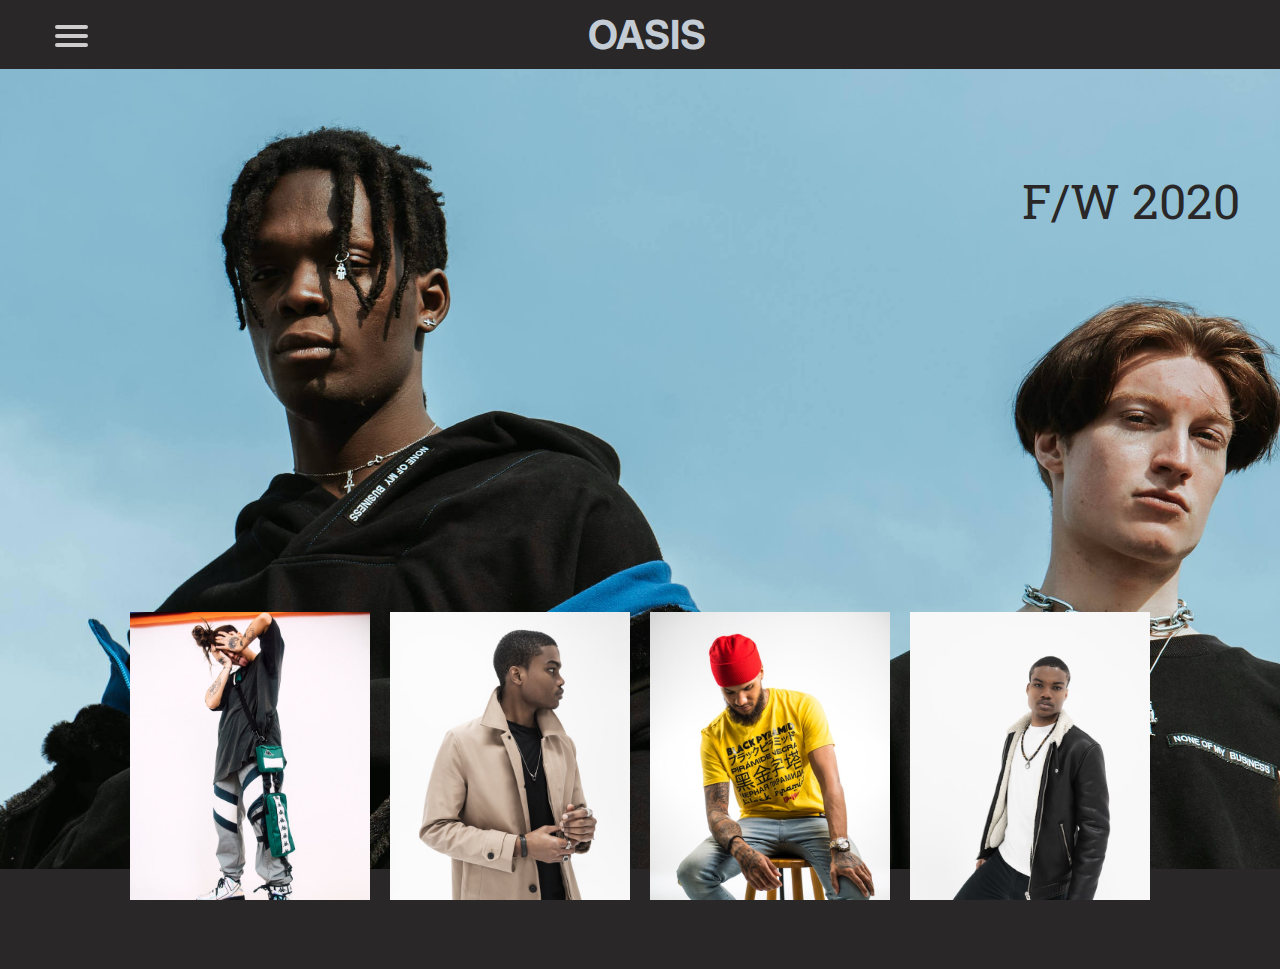
<file: index.html>
<!-- Alastair Odhiambo
Student ID: 145845194 -->
<!DOCTYPE html>
<html>
  <head>
    <meta charset="utf-8" />
    <meta name="viewport" content="width=device-width, initial-scale=1.0" />
    <title>OASIS</title>
    <link rel="stylesheet" href="css/style.css" type="text/css" />
    <link
      rel="stylesheet"
      href="https://use.fontawesome.com/releases/v5.14.0/css/all.css"
      integrity="sha384-HzLeBuhoNPvSl5KYnjx0BT+WB0QEEqLprO+NBkkk5gbc67FTaL7XIGa2w1L0Xbgc"
      crossorigin="anonymous"
    />
    <link
      href="https://fonts.googleapis.com/css2?family=Cormorant&family=Inter&family=Roboto+Slab&display=swap"
      rel="stylesheet"
    />
    <script src="js/script.js"></script>
  </head>

  <body>
    <header>
      <div class="hamburger-menu">
        <nav>
          <div id="menuToggle">
            <input type="checkbox" />
            <span></span>
            <span></span>
            <span></span>
            <ul id="menu">
              <li><a id="women" href="#">Women</a></li>
              <li><a id="men" href="#">Men</a></li>
              <li><a id="about" href="#">About</a></li>
              <li><a id="contact" href="html/contact.html">Contact</a></li>
            </ul>
          </div>
        </nav>
      </div>
      <a href="index.html"><h1 id="main-logo">OASIS</h1></a>

      <div id="user-options">
        <i class="fas fa-shopping-cart"></i>
      </div>
    </header>

    <div id="about-content" hidden>
      <i id="close-about" class="fas fa-times"></i>
      <p>
        OASIS is a collective that looks to help people express themselves by
        wearing our products.
      </p>
    </div>

    <main>
      <section>
        <div id="main-background" class="section-grid">
          <p>F/W 2020</p>
        </div>
        <div id="category-header" hidden><h2>Men</h2></div>
        <div id="content" class="section-grid"></div>
        <footer class="section-grid">
          <div id="email-input">
            <form action="https://formspree.io/xvowywqe" method="POST">
              <label for="subscribe-email">Subcribe to our email list!</label>
              <input
                id="subscribe-email"
                name="email"
                autocomplete="email"
                type="email"
                placeholder="name@example.com"
                required
              />
              <input
                type="submit"
                name="submit"
                value="Subscribe"
                tabindex="5"
              />
            </form>
          </div>
          <div id="footer-content">
            <div id="social-media">
              <a href="https://www.instagram.com/" target="blank"
                ><i class="fab fa-instagram sm-icon"></i
              ></a>
              <a href="https://www.twitter.com/" target="blank"
                ><i class="fab fa-twitter sm-icon"></i
              ></a>
              <a href="https://www.facebook.com/" target="blank"
                ><i class="fab fa-facebook sm-icon"></i
              ></a>
              <a href="https://www.tiktok.com/" target="blank"
                ><i class="fab fa-tiktok sm-icon"></i
              ></a>
            </div>
            <div id="copyright">&copy; 2020 OASIS</div>
          </div>
        </footer>
      </section>
    </main>
  </body>
</html>
</file>
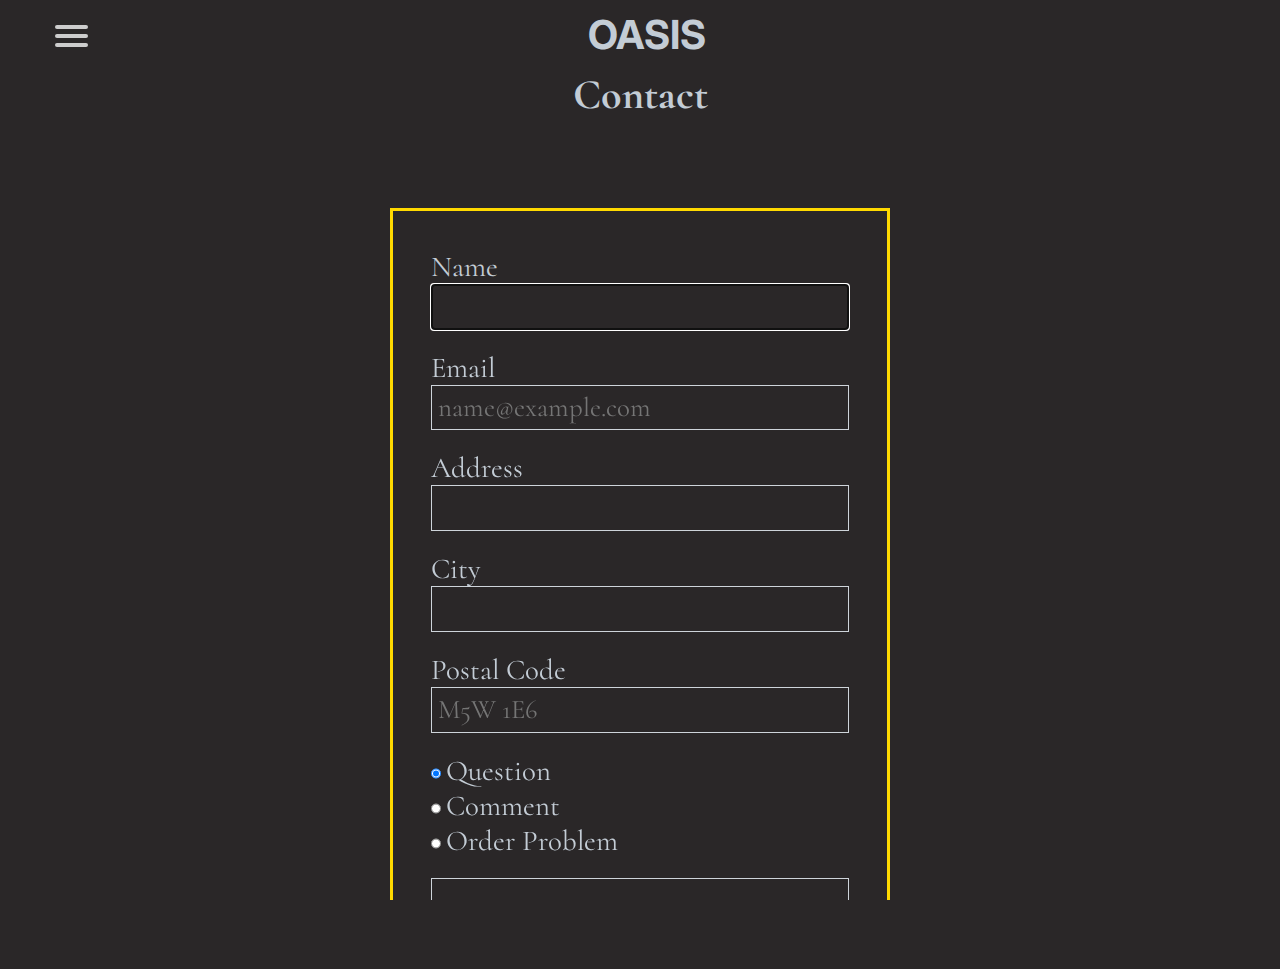
<file: contact.html>
<!-- Alastair Odhiambo
Student ID: 145845194 -->

<!DOCTYPE html>
<html>
  <head>
    <meta charset="utf-8" />
    <meta name="viewport" content="width=device-width, initial-scale=1, shrink-to-fit=no" />
    <title>OASIS</title>
    <link rel="stylesheet" href="/css/style.css" type="text/css"/>
    <link
      rel="stylesheet"
      href="https://use.fontawesome.com/releases/v5.14.0/css/all.css"
      integrity="sha384-HzLeBuhoNPvSl5KYnjx0BT+WB0QEEqLprO+NBkkk5gbc67FTaL7XIGa2w1L0Xbgc"
      crossorigin="anonymous"
    />
    <link
      href="https://fonts.googleapis.com/css2?family=Cormorant&family=Inter&family=Roboto+Slab&display=swap"
      rel="stylesheet"
    />
    <script src="contact.js"></script>
  </head>

  <body>
    <header>
      <div class="hamburger-menu">
        <nav role="navigation">
          <div id="menuToggle">
            <input type="checkbox" />
            <span></span>
            <span></span>
            <span></span>
            <ul id="menu">
              <a id="women" href="#"><li>Women</li></a>
              <a id="men" href="#"><li>Men</li></a>
              <a id="about" href="#"><li>About</li></a>
              <a id="contact" href="contact.html"><li>Contact</li></a>
            </ul>
          </div>
        </nav>
      </div>
      <a href="index.html"><h2 id="main-logo">OASIS</h2></a>

      <div id="user-options">
        <i class="fas fa-shopping-cart"></i>
      </div>
    </header>

    <div id="about-content" hidden>
      <i id="close-about" class="fas fa-times"></i>
      <p>
        OASIS is a collective that looks to help people express themselves by wearing our products.
      </p>
    </div>

    <main>
      <section>
        <div id="contact-content">
          <form id="contact-form" action="https://httpbin.org/post" method="POST">
            <div>
              <label for="contact-user">Name</label>
              <input
                id="contact-user"
                class="form-control"
                name="name"
                type="text"
                autofocus
                autocomplete="name"
                tabindex="1"
                required
              />
            </div>

            <div>
              <label for="contact-email">Email</label>
              <input
                id="contact-email"
                class="form-control"
                name="email"
                autocomplete="email"
                type="email"
                placeholder="name@example.com"
                tabindex="2"
                required
              />
            </div>

            <div>
              <label for="contact-address">Address</label>
              <input
                id="contact-address"
                class="form-control"
                name="address"
                type="text"
                tabindex="3"
                required
              />
            </div>

            <div>
              <label for="contact-city">City</label>
              <input
                list="contact-city-choices"
                id="contact-city"
                class="form-control"
                name="city"
                type="text"
                tabindex="4"
                required
              />
              <datalist id="contact-city-choices">
                <option value="Toronto"></option>
                <option value="Vancouver"></option>
                <option value="Ottawa"></option>
                <option value="Calgary"></option>
                <option value="Winnipeg"></option>
              </datalist>
            </div>

            <div>
              <label for="contact-postalcode">Postal Code</label>
              <input
                id="contact-postalcode"
                class="form-control"
                name="postalcode"
                type="text"
                tabindex="5"
                placeholder="M5W 1E6"
                pattern="[A-Z]\d[A-Z] \d[A-Z]\d$"
                required
              />
            </div>
            <div id="radio-buttons">
              <div>
                <input type="radio" id="" name="choice" value="question" checked tabindex="6" />
                <label for="question">Question</label>
              </div>

              <div>
                <input type="radio" id="comment" name="choice" value="comment" />
                <label for="comment">Comment</label>
              </div>

              <div>
                <input type="radio" id="order-problem" name="choice" value="order-problem" />
                <label for="order-problem">Order Problem</label>
              </div>
            </div>

            <div hidden id="order">
              <label for="contact-orderno">Order #</label>
              <input id="contact-orderno" class="form-control" name="orderno" type="text" />
            </div>

            <textarea
              id="contact-message"
              class="form-control"
              name="message"
              rows="10"
              tabindex="7"
              placeholder="Tell us what your inquiry is..."
              required
            >
            </textarea>

            <div>
              <input
                class="btn btn-primary"
                type="submit"
                name="submit"
                value="Submit"
                tabindex="8"
              />
            </div>

            <input hidden id="contact-alastair" name="alastair" type="text" value="Alastair" />
          </form>
        </div>
        <div id="category-header"><h2>Contact</h2></div>
        <div id="content" class="section-grid"></div>
        <footer class="section-grid">
          <div id="email-input">
            <form action="https://formspree.io/xvowywqe" method="POST">
              <label for="feedback-email">Subcribe to our email list!</label>
              <input
                id="feedback-email"
                name="email"
                autocomplete="email"
                type="email"
                placeholder="name@example.com"
                required
              />
              <input type="submit" name="submit" value="Subscribe" />
            </form>
          </div>
          <div id="footer-content">
            <div id="social-media">
              <a href="https://www.instagram.com/" target="blank"
                ><i class="fab fa-instagram sm-icon"></i
              ></a>
              <a href="https://www.twitter.com/" target="blank"
                ><i class="fab fa-twitter sm-icon"></i
              ></a>
              <a href="https://www.facebook.com/" target="blank"
                ><i class="fab fa-facebook sm-icon"></i
              ></a>
              <a href="https://www.tiktok.com/" target="blank"
                ><i class="fab fa-tiktok sm-icon"></i
              ></a>
            </div>
            <div id="copyright">&copy; 2020 OASIS</div>
          </div>
        </footer>
      </section>
    </main>
  </body>
</html>
</file>
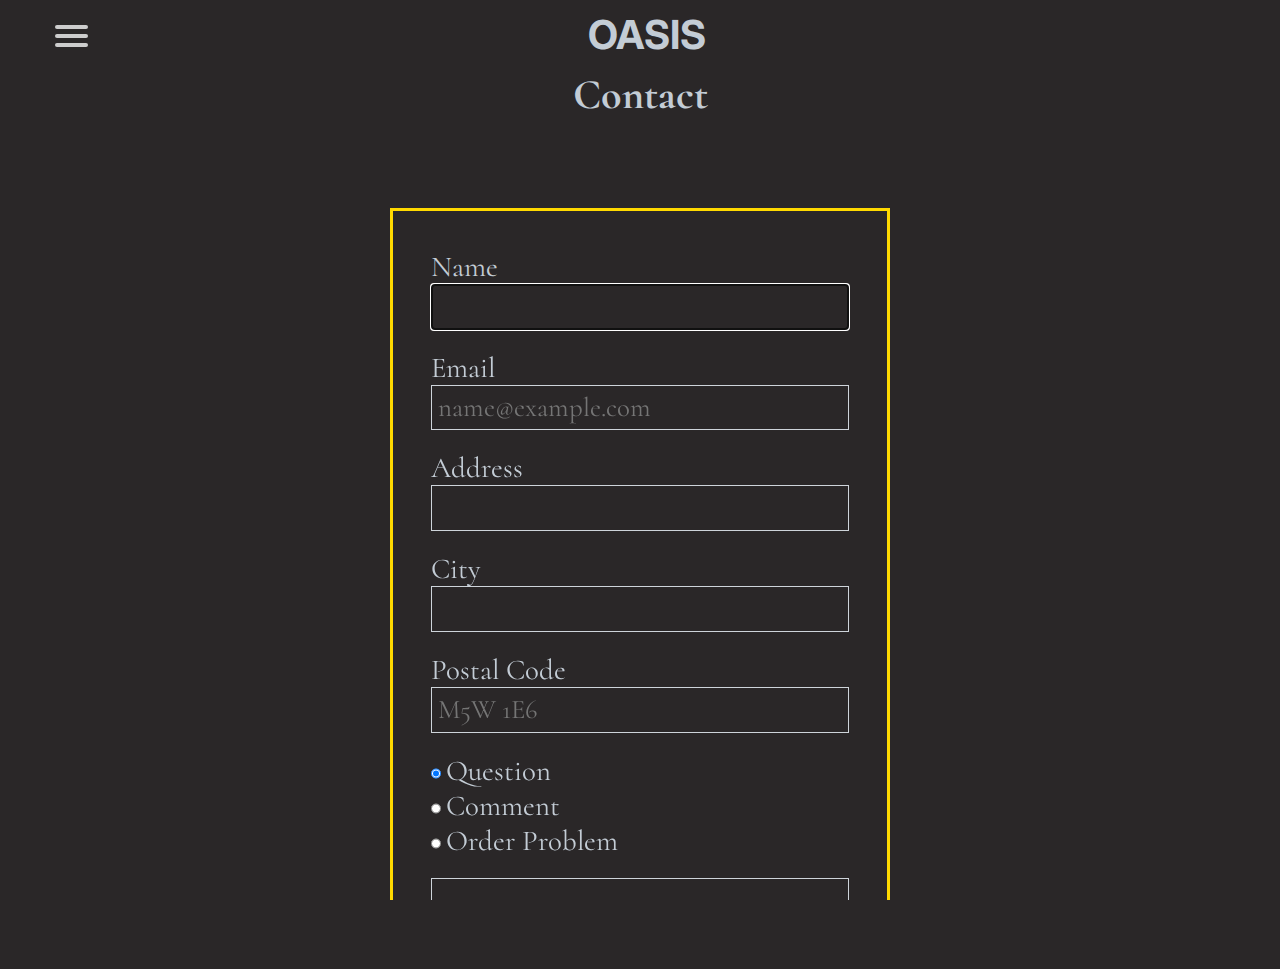
<file: html/contact.html>
<!-- Alastair Odhiambo
Student ID: 145845194 -->

<!DOCTYPE html>
<html>
  <head>
    <meta charset="utf-8" />
    <meta name="viewport" content="width=device-width, initial-scale=1, shrink-to-fit=no" />
    <title>OASIS</title>
    <link rel="stylesheet" href="../css/style.css" type="text/css"/>
    <link
      rel="stylesheet"
      href="https://use.fontawesome.com/releases/v5.14.0/css/all.css"
      integrity="sha384-HzLeBuhoNPvSl5KYnjx0BT+WB0QEEqLprO+NBkkk5gbc67FTaL7XIGa2w1L0Xbgc"
      crossorigin="anonymous"
    />
    <link
      href="https://fonts.googleapis.com/css2?family=Cormorant&family=Inter&family=Roboto+Slab&display=swap"
      rel="stylesheet"
    />
    <script src="../js/contact.js"></script>
  </head>

  <body>
    <header>
      <div class="hamburger-menu">
        <nav>
          <div id="menuToggle">
            <input type="checkbox" />
            <span></span>
            <span></span>
            <span></span>
            <ul id="menu">
              <li><a id="women" href="#">Women</a></li>
              <li><a id="men" href="#">Men</a></li>
              <li><a id="about" href="#">About</a></li>
              <li><a id="contact" href="contact.html">Contact</a></li>
            </ul>
          </div>
        </nav>
      </div>
      <a href="../index.html"><h1 id="main-logo">OASIS</h1></a>

      <div id="user-options">
        <i class="fas fa-shopping-cart"></i>
      </div>
    </header>

    <div id="about-content" hidden>
      <i id="close-about" class="fas fa-times"></i>
      <p>
        OASIS is a collective that looks to help people express themselves by wearing our products.
      </p>
    </div>

    <main>
      <section>
        <div id="contact-content">
          <form id="contact-form" action="https://httpbin.org/post" method="POST">
            <div>
              <label for="contact-user">Name</label>
              <input
                id="contact-user"
                class="form-control"
                name="name"
                type="text"
                autofocus
                autocomplete="name"
                tabindex="1"
                required
              />
            </div>

            <div>
              <label for="contact-email">Email</label>
              <input
                id="contact-email"
                class="form-control"
                name="email"
                autocomplete="email"
                type="email"
                placeholder="name@example.com"
                tabindex="2"
                required
              />
            </div>

            <div>
              <label for="contact-address">Address</label>
              <input
                id="contact-address"
                class="form-control"
                name="address"
                type="text"
                tabindex="3"
                required
              />
            </div>

            <div>
              <label for="contact-city">City</label>
              <input
                list="contact-city-choices"
                id="contact-city"
                class="form-control"
                name="city"
                type="text"
                tabindex="4"
                required
              />
              <datalist id="contact-city-choices">
                <option value="Toronto"></option>
                <option value="Vancouver"></option>
                <option value="Ottawa"></option>
                <option value="Calgary"></option>
                <option value="Winnipeg"></option>
              </datalist>
            </div>

            <div>
              <label for="contact-postalcode">Postal Code</label>
              <input
                id="contact-postalcode"
                class="form-control"
                name="postalcode"
                type="text"
                tabindex="5"
                placeholder="M5W 1E6"
                pattern="[A-Z]\d[A-Z] \d[A-Z]\d$"
                required
              />
            </div>
            <div id="radio-buttons">
              <div>
                <input type="radio" id="question" name="choice" value="question" checked tabindex="6" />
                <label for="question">Question</label>
              </div>

              <div>
                <input type="radio" id="comment" name="choice" value="comment" />
                <label for="comment">Comment</label>
              </div>

              <div>
                <input type="radio" id="order-problem" name="choice" value="order-problem" />
                <label for="order-problem">Order Problem</label>
              </div>
            </div>

            <div hidden id="order">
              <label for="contact-orderno">Order #</label>
              <input id="contact-orderno" class="form-control" name="orderno" type="text" />
            </div>

            <textarea
              id="contact-message"
              class="form-control"
              name="message"
              rows="10"
              tabindex="7"
              placeholder="Tell us what your inquiry is..."
              required
            >
            </textarea>

            <div>
              <input
                class="btn btn-primary"
                type="submit"
                name="submit"
                value="Submit"
                tabindex="8"
              />
            </div>

            <input hidden id="contact-alastair" name="alastair" type="text" value="Alastair" />
          </form>
        </div>
        <div id="category-header"><h2>Contact</h2></div>
        <div id="content" class="section-grid"></div>
        <footer class="section-grid">
          <div id="email-input">
            <form action="https://formspree.io/xvowywqe" method="POST">
              <label for="feedback-email">Subcribe to our email list!</label>
              <input
                id="feedback-email"
                name="email"
                autocomplete="email"
                type="email"
                placeholder="name@example.com"
                required
              />
              <input type="submit" name="submit" value="Subscribe" />
            </form>
          </div>
          <div id="footer-content">
            <div id="social-media">
              <a href="https://www.instagram.com/" target="blank"
                ><i class="fab fa-instagram sm-icon"></i
              ></a>
              <a href="https://www.twitter.com/" target="blank"
                ><i class="fab fa-twitter sm-icon"></i
              ></a>
              <a href="https://www.facebook.com/" target="blank"
                ><i class="fab fa-facebook sm-icon"></i
              ></a>
              <a href="https://www.tiktok.com/" target="blank"
                ><i class="fab fa-tiktok sm-icon"></i
              ></a>
            </div>
            <div id="copyright">&copy; 2020 OASIS</div>
          </div>
        </footer>
      </section>
    </main>
  </body>
</html>
</file>
<file: css/style.css>
/* Alastair Odhiambo*/

* { margin:0; padding:0; box-sizing:border-box;}

html,
body {
  height: 100%;
  overflow: hidden;
  --sky-blue: #c3ccd5;
  --jet: #2a2728;
  --midday-yellow: rgb(255, 217, 0);
}

body {
  background-color: var(--jet);
  margin: 0;
  font-family: 'Cormorant', serif;
}

header {
  padding: 10px 40px;
  display: flex;
  justify-content: space-between;
  color: var(--sky-blue);;
  background-color: var(--jet);
  font-size: 1.1em;
}

#main-logo {
  margin-top: 0;
  margin-bottom: 0;
  font-family: 'Inter', sans-serif;
  font-size: 40px;
}

#search-wrapper input {
  color: var(--midday-yellow);
  background-color: var(--jet);
  padding-left: 10px;
  border: 1px solid var(--sky-blue);;
}

#search-wrapper button {
  color: var(--sky-blue);;
  background-color: var(--jet);
  border: 1px transparent;
}

#user-options {
  padding-top: 10px;
  display: flex;
  justify-content: space-evenly;
}

#user-options > i {
  margin-left: 10px;
  margin-right: 10px;
}

main {
  height: 100%;
  display: flex;
}

main section {
  flex: 1;
  height: 100%;
  background-color: var(--jet);
  margin-right: 0;
  overflow: auto;
  display: grid;
}

#main-background {
  font-family: 'Roboto Slab', serif;
  color: var(--jet);
  height: 800px;
  width: 100%;
  background-image: url(../images/main-background-1.jpg);
  background-size: cover;
  background-repeat: no-repeat;
  position: relative;
  grid-column: 1 / span 2;
  grid-row: 1 / span 3;
}

#main-background p {
  float: right;
  margin-top: 100px;
  margin-right: 40px;
  font-size: 3em;
}

/* Hamburger Menu */
#menuToggle
{
  display: block;
  position: relative;
  top: 15px;
  left: 15px;
  
  z-index: 11;
  
  -webkit-user-select: none;
  user-select: none;
}

#menuToggle a
{
  text-decoration: none;
  color: #232323;
  
  transition: color 0.3s ease;
}

#menuToggle a:hover
{
  color: var(--midday-yellow);
}


#menuToggle input
{
  display: block;
  width: 40px;
  height: 32px;
  position: absolute;
  top: -7px;
  left: -5px;
  
  cursor: pointer;
  
  opacity: 0; /* hide this */
  z-index: 11; /* and place it over the hamburger */
  
  -webkit-touch-callout: none;
}

/*
 * Just a quick hamburger
 */
#menuToggle span
{
  display: block;
  width: 33px;
  height: 4px;
  margin-bottom: 5px;
  position: relative;
  
  background: #cdcdcd;
  border-radius: 3px;
  
  z-index: 10;
  
  transform-origin: 4px 0px;
  
  transition: transform 0.5s cubic-bezier(0.77,0.2,0.05,1.0),
              background 0.5s cubic-bezier(0.77,0.2,0.05,1.0),
              opacity 0.55s ease;
}

#menuToggle span:first-child
{
  transform-origin: 0% 0%;
}

#menuToggle span:nth-last-child(2)
{
  transform-origin: 0% 100%;
}

/* 
 * Transform all the slices of hamburger
 * into a crossmark.
 */
#menuToggle input:checked ~ span
{
  opacity: 1;
  transform: rotate(45deg) translate(-2px, -1px);
  background: var(--jet);
}

/*
 * But let's hide the middle one.
 */
#menuToggle input:checked ~ span:nth-last-child(3)
{
  opacity: 0;
  transform: rotate(0deg) scale(0.2, 0.2);
}

/*
 * Ohyeah and the last one should go the other direction
 */
#menuToggle input:checked ~ span:nth-last-child(2)
{
  transform: rotate(-45deg) translate(0, -1px);
}

/*
 * Make this absolute positioned
 * at the top left of the screen
 */
#menu
{
  z-index: 9;
  position: absolute;
  left: -100px;
  width: 200px;
  margin: -100px 0 0 -50px;
  padding: 50px;
  padding-top: 125px;
  padding-left: 75px;
  
  background: var(--sky-blue);;
  list-style-type: none;
  -webkit-font-smoothing: antialiased;
  /* to stop flickering of text in safari */
  
  transform-origin: 0% 0%;
  transform: translate(-100%, 0);
  
  transition: transform 0.5s cubic-bezier(0.77,0.2,0.05,1.0);
}

#menu li
{
  padding: 10px 0;
  font-size: 22px;
}

/*
 * And let's slide it in from the left
 */
#menuToggle input:checked ~ ul
{
  transform: none;
}

/* --------- */

#category-header {
  grid-column: 1 / span 2;
  grid-row: 1 / span 1;
  z-index: 5;
  text-align: center;
  font-size: 28px;
  color: var(--sky-blue);;
}

#content {
  display: flex;
  flex-wrap: wrap;
  justify-content: center;
  grid-column: 1 / span 2;
  grid-row: 3 / span 3;
  z-index: 5;
  padding-left: 15px;
  padding-right: 15px;
}

.item-card-wrapper {
  padding: 10px;
}

.item-card-image {
  position: relative;
}

.item-card-image p {
  color: #fff;
  font-size: 15px;
  border: 1px transparent;
  padding: 0px 5px;
  border-radius: 2px;
}

.item-card-wrapper:hover p {
  color: var(--midday-yellow);
}

.item-card-wrapper:hover .item-card-price {
  color: var(--midday-yellow);
}

.item-card-category {
  color: var(--sky-blue);;
}

.item-card-price {
  float: right;
  font-size: 14px;
  color: #fff;
}

a {
  text-decoration: none;
  color: var(--sky-blue);;
}

a:hover {
  color: var(--midday-yellow);
}

#side-menu a {
  color: var(--jet);
  font-size: 1.2em;
}

#menu {
  margin-left: 10px;
}

#about-content {
  padding: 15px 40px;
  padding-top: 30px;
  padding-bottom: 40px;
  background-color: var(--midday-yellow);
  font-size: 30px;
  z-index: 600;
  position: fixed;
  left: 160px;
  box-shadow: 5px 5px 5px var(--jet);
}

#about-content i {
  float: left;
}

#about-content p {
  margin-top: 40px;
}

footer {
  height: 300px;
  color: var(--sky-blue);;
  max-width: 1000px;
  margin: 0 auto;
  margin-bottom: 100px;
  margin-top: 200px;
  grid-column: 1 / span 2;
  grid-row: 7 / span 1;
  display: grid;
  justify-content: center;
}

#footer-content {
  flex: 3;
  text-align: center;
  padding-top: 40px;
}

#social-media {
  display: flex;
  justify-content: center;
  min-width: 300px;
}

.sm-icon {
  margin-left: 10px;
  margin-right: 10px;
  font-size: 1.2em;
}

#copyright {
  min-width: 300px;
  margin-top: 15px;
  display: flex;
  justify-content: center;
}

#email-input {
  flex: 1;
  min-width: 300px;
}

#email-input form {
  padding: 2em;
  display: grid;
  grid-template-columns: 3fr;
  grid-gap: 15px;
  align-items: center;
}

#email-input form label {
  font-family: 'Cormorant', serif;
  font-size: 1.3em;
}

#email-input input {
  width: 100%;
  padding: 0.2em;
  font-size: 1.4em;
  font-family: 'Cormorant', serif;
  border: 1px solid rgb(206, 212, 218);
  background-color: var(--jet);
  color: var(--midday-yellow);
}

#email-input input:focus {
  border-color: var(--midday-yellow);
}

#email-input input[type='submit'] {
  width: 100%;
  background-color: var(--sky-blue);;
  color: var(--jet);
  grid-column: 1 / 1;
}

#email-input input[type='submit']:hover,
#email-input input[type='submit']:focus {
  background-color: var(--midday-yellow);
}

/* Contact Us */

#contact-content {
  font-family: 'Roboto Slab', serif;
  color: var(--sky-blue);;
  height: 850px;
  grid-column: 1 / span 2;
  margin-bottom: 150px;
  padding: 30px;
  font-size: 1.2em;
}

#contact-content form {
  margin-top: 3em;
  padding: 2em;
  border: 3px solid var(--midday-yellow);

  max-width: 500px;
  margin-left: auto;
  margin-right: auto;
  display: grid;
  grid-template-columns: auto;
  justify-content: space-between;
  grid-gap: 20px;
  align-items: center;
}

#contact-content form label {
  font-family: 'Cormorant', serif;
  font-size: 1.5em;
}

#contact-content input {
  width: 100%;
  padding: 0.2em;
  font-size: 1.4em;
  font-family: 'Cormorant', serif;
  border: 1px solid rgb(206, 212, 218);
  background-color: var(--jet);
  color: var(--midday-yellow);
}

#contact-content input:focus {
  border-color: var(--midday-yellow);
}

#contact-content input[type='submit'] {
  width: 150px;
  background-color: var(--sky-blue);;
  color: var(--jet);
}

#contact-content input[type='submit']:hover,
#contact-content input[type='submit']:focus {
  background-color: var(--midday-yellow);
}

#contact-content textarea {
  width: 100%;
  padding: 0.2em;
  font-size: 1em;
  font-family: 'Cormorant', serif;
  border: 1px solid rgb(206, 212, 218);
  background-color: var(--jet);
  color: var(--midday-yellow);
}

#contact-content input[type='radio'] {
  width: 10px;
}



/* RWD */

@media screen and (max-width: 600px) {

}
</file>
